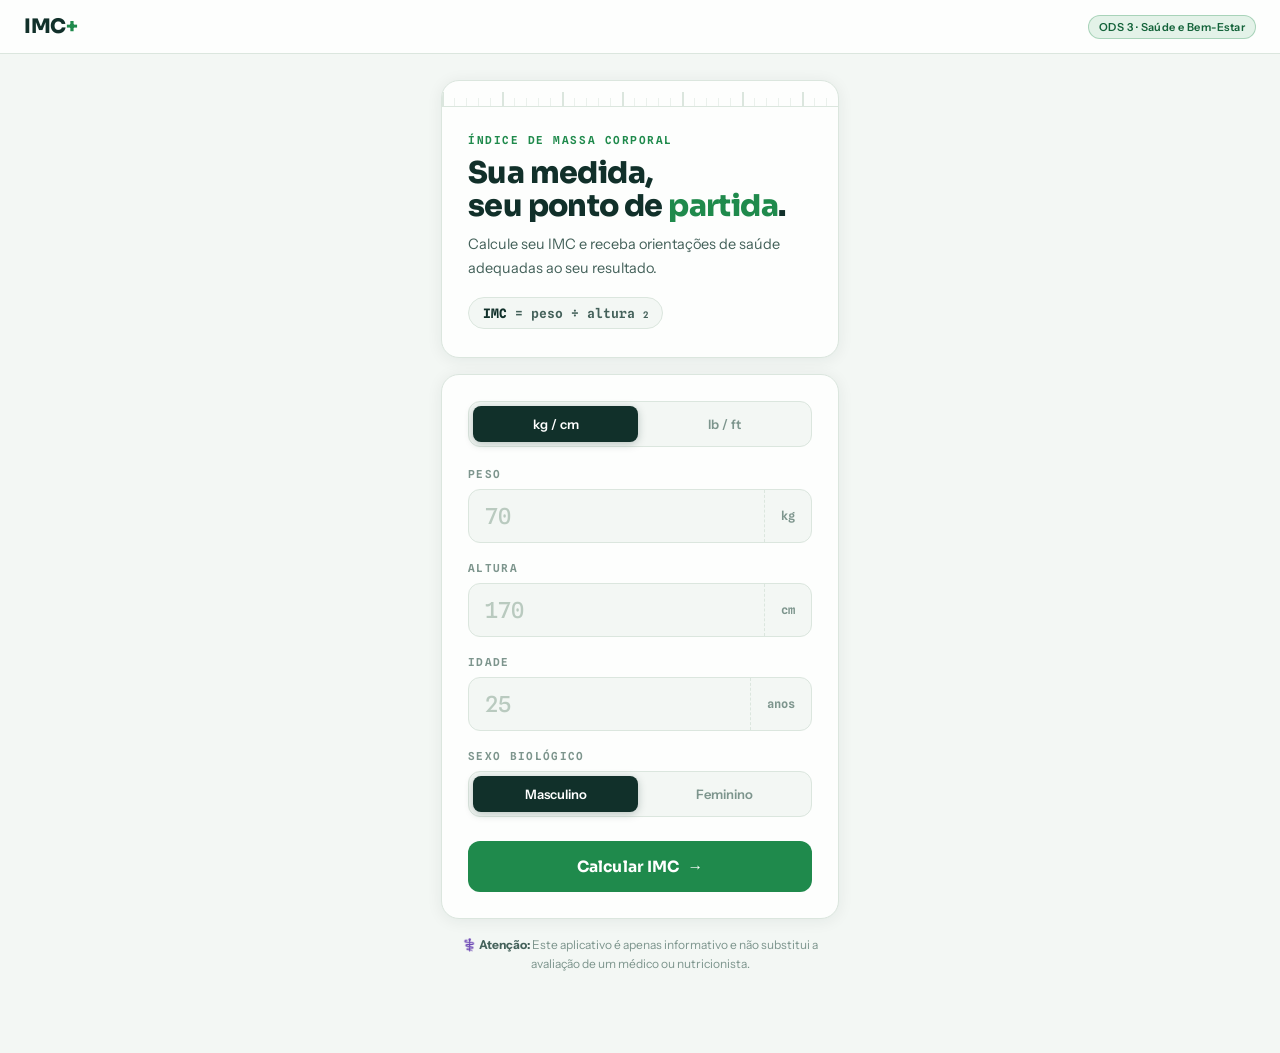
<file: index (1).html>
<!DOCTYPE html>
<html lang="pt-BR">
<head>
<meta charset="UTF-8">
<meta name="viewport" content="width=device-width, initial-scale=1.0">
<meta name="theme-color" content="#11302a">
<title>IMC+ · Calculadora de Saúde</title>
<link rel="preconnect" href="https://fonts.googleapis.com">
<link rel="preconnect" href="https://fonts.gstatic.com" crossorigin>
<link href="https://fonts.googleapis.com/css2?family=Sora:wght@600;700;800&family=Instrument+Sans:wght@400;500;600&family=Spline+Sans+Mono:wght@500;600;700&display=swap" rel="stylesheet">
<link rel="stylesheet" href="styles.css">
</head>
<body>

<header class="app-header">
  <div class="app-logo">IMC<span>+</span></div>
  <div class="ods-tag">ODS 3 · Saúde e Bem-Estar</div>
</header>

<main class="phone">

  <section id="screen-input" class="screen active" aria-label="Formulário de cálculo">

    <div class="card hero-card">
      <div class="hero-ruler" aria-hidden="true"></div>
      <div class="hero-body">
        <div class="hero-eyebrow">Índice de Massa Corporal</div>
        <h1>Sua medida,<br>seu ponto de <em>partida</em>.</h1>
        <p>Calcule seu IMC e receba orientações de saúde adequadas ao seu resultado.</p>
        <div class="hero-formula" aria-label="Fórmula: IMC igual a peso dividido por altura ao quadrado">
          <b>IMC</b> = peso ÷ altura<sup>2</sup>
        </div>
      </div>
    </div>

    <div class="card">
      <div class="unit-toggle" role="group" aria-label="Sistema de unidades">
        <button type="button" class="unit-btn active" data-unit="metric" aria-pressed="true">kg / cm</button>
        <button type="button" class="unit-btn" data-unit="imperial" aria-pressed="false">lb / ft</button>
      </div>

      <div class="field">
        <label class="field-label" for="input-peso">Peso</label>
        <div class="field-row" id="row-peso">
          <input type="text" id="input-peso" placeholder="70" inputmode="decimal" autocomplete="off"
                 aria-describedby="err-peso" />
          <span class="field-unit" id="unit-peso">kg</span>
        </div>
        <div class="field-error" id="err-peso" role="alert"></div>
      </div>

      <div class="field">
        <label class="field-label" for="input-altura">Altura</label>
        <div class="field-row" id="row-altura">
          <input type="text" id="input-altura" placeholder="170" inputmode="decimal" autocomplete="off"
                 aria-describedby="err-altura" />
          <span class="field-unit" id="unit-altura">cm</span>
        </div>
        <div class="field-error" id="err-altura" role="alert"></div>
      </div>

      <div class="field">
        <label class="field-label" for="input-idade">Idade</label>
        <div class="field-row" id="row-idade">
          <input type="text" id="input-idade" placeholder="25" inputmode="numeric" autocomplete="off"
                 aria-describedby="err-idade" />
          <span class="field-unit">anos</span>
        </div>
        <div class="field-error" id="err-idade" role="alert"></div>
      </div>

      <div class="field" style="margin-bottom:24px">
        <span class="field-label" id="label-sexo">Sexo biológico</span>
        <div class="unit-toggle" role="group" aria-labelledby="label-sexo" style="margin-bottom:0">
          <button type="button" class="unit-btn active" data-sexo="M" aria-pressed="true">Masculino</button>
          <button type="button" class="unit-btn" data-sexo="F" aria-pressed="false">Feminino</button>
        </div>
      </div>

      <button type="button" class="btn-primary" id="btn-calcular">
        <span>Calcular IMC</span>
        <span aria-hidden="true">→</span>
      </button>
    </div>

    <p class="disclaimer">
      <strong>⚕️ Atenção:</strong> Este aplicativo é apenas informativo e não substitui a avaliação de um médico ou nutricionista.
    </p>
  </section>

  <section id="screen-result" class="screen" aria-label="Resultado do cálculo">

    <button type="button" class="back-row" id="btn-voltar">
      <span aria-hidden="true">←</span> Calcular novamente
    </button>

    <div class="imc-display">
      <div class="imc-label">Sua leitura</div>
      <div class="imc-value" id="imc-valor">--</div>
      <div class="imc-category" id="imc-categoria">--</div>
      <div class="imc-range" id="imc-range">--</div>
    </div>

    <div class="scale-container">
      <div class="scale-title">Escala de IMC · kg/m²</div>
      <div class="scale-track">
        <div class="scale-bar">
          <div class="scale-pointer" id="scale-pointer"></div>
        </div>
        <div class="scale-ticks" aria-hidden="true">
          <span style="left:11%">18,5</span>
          <span style="left:36%">25</span>
          <span style="left:51%">30</span>
          <span style="left:63%">35</span>
          <span style="left:80%">40</span>
        </div>
      </div>
      <div class="scale-legend" aria-hidden="true">
        <span><i style="background:var(--cat-low)"></i>Abaixo</span>
        <span><i style="background:var(--cat-normal)"></i>Normal</span>
        <span><i style="background:var(--cat-over)"></i>Sobrepeso</span>
        <span><i style="background:var(--cat-obese1)"></i>Obesidade I–III</span>
      </div>
    </div>

    <div class="stats-row">
      <div class="stat-card">
        <div class="stat-value" id="stat-peso">--</div>
        <div class="stat-label">Peso</div>
      </div>
      <div class="stat-card">
        <div class="stat-value" id="stat-altura">--</div>
        <div class="stat-label">Altura</div>
      </div>
      <div class="stat-card">
        <div class="stat-value" id="stat-ideal-min">--</div>
        <div class="stat-label">Peso ideal mín.</div>
      </div>
      <div class="stat-card">
        <div class="stat-value" id="stat-ideal-max">--</div>
        <div class="stat-label">Peso ideal máx.</div>
      </div>
    </div>

    <div class="recs-card">
      <div class="recs-header">
        <div class="recs-icon" aria-hidden="true">💡</div>
        <div class="recs-title">Recomendações</div>
      </div>
      <div id="recs-list"></div>
    </div>

    <div class="ai-card">
      <div class="ai-header">
        <span style="font-size:18px" aria-hidden="true">🤖</span>
        <span class="ai-title">Assistente de Saúde</span>
        <span class="ai-badge">IA</span>
      </div>
      <p class="ai-hint">
        Faça uma pergunta sobre saúde, alimentação ou atividade física relacionada ao seu resultado.
      </p>

      <div class="ai-suggestions" id="ai-suggestions"></div>

      <textarea class="ai-question-area" id="ai-input" rows="2"
                placeholder="Ex: Quais alimentos devo priorizar?"
                aria-label="Sua pergunta para o assistente"></textarea>
      <button type="button" class="btn-ai" id="ai-btn">
        <span>Perguntar ao Assistente</span>
        <span aria-hidden="true">✦</span>
      </button>

      <div class="ai-spinner" id="ai-spinner">
        <div class="dots" aria-hidden="true"><span></span><span></span><span></span></div>
        Analisando seu perfil...
      </div>

      <div class="ai-response" id="ai-response" aria-live="polite"></div>
    </div>

    <p class="disclaimer">
      <strong>⚕️ Importante:</strong> As orientações acima são de caráter educativo e geral. Consulte sempre um profissional de saúde antes de iniciar qualquer dieta ou programa de exercícios.
    </p>
  </section>

</main>

<script src="script.js"></script>
</body>
</html>
</file>
<file: styles.css>
:root {
  --paper:      #f3f7f4;
  --card:       #fdfefd;
  --line:       #dbe6de;
  --ink:        #11302a;
  --ink-soft:   #44615a;
  --ink-muted:  #7d958d;
  --green:      #1f8a4c;
  --green-deep: #14633a;
  --green-soft: #e3f2e8;
  --danger:     #d6453a;

  --cat-low:    #3aa3c9;
  --cat-normal: #2fa45c;
  --cat-over:   #dfa018;
  --cat-obese1: #e3722a;
  --cat-obese2: #d6453a;
  --cat-obese3: #8e2620;

  --font-display: 'Sora', sans-serif;
  --font-body:    'Instrument Sans', sans-serif;
  --font-mono:    'Spline Sans Mono', monospace;

  --radius: 18px;
  --radius-sm: 12px;
  --shadow: 0 2px 16px rgba(17,48,42,0.07);
  --shadow-lg: 0 14px 40px rgba(17,48,42,0.16);

  --cat-color: var(--cat-normal);
  --cat-tint:  #2fa45c18;

  --ruler:
    repeating-linear-gradient(90deg, var(--line) 0 2px, transparent 2px 60px),
    repeating-linear-gradient(90deg, color-mix(in srgb, var(--line) 55%, transparent) 0 1px, transparent 1px 12px);
}

* { margin: 0; padding: 0; box-sizing: border-box; -webkit-tap-highlight-color: transparent; }

body {
  font-family: var(--font-body);
  background: var(--paper);
  color: var(--ink);
  min-height: 100vh;
  display: flex;
  flex-direction: column;
  align-items: center;
  padding: 0 0 64px;
}

:focus-visible {
  outline: 3px solid var(--green);
  outline-offset: 2px;
  border-radius: 6px;
}

@media (prefers-reduced-motion: reduce) {
  *, *::before, *::after {
    animation-duration: 0.01ms !important;
    transition-duration: 0.01ms !important;
  }
}

.app-header {
  width: 100%;
  background: var(--card);
  border-bottom: 1px solid var(--line);
  padding: 14px 24px;
  display: flex;
  align-items: center;
  gap: 10px;
  position: sticky;
  top: 0;
  z-index: 50;
}

.app-logo {
  font-family: var(--font-display);
  font-weight: 800;
  font-size: 20px;
  letter-spacing: -0.5px;
}

.app-logo span { color: var(--green); }

.ods-tag {
  margin-left: auto;
  font-size: 11px;
  font-weight: 600;
  color: var(--green-deep);
  background: var(--green-soft);
  border: 1px solid color-mix(in srgb, var(--green) 30%, transparent);
  padding: 4px 10px;
  border-radius: 100px;
  letter-spacing: 0.04em;
}

.phone {
  width: 100%;
  max-width: 430px;
  padding: 0 16px;
  margin-top: 26px;
}

.screen { display: none; }
.screen.active { display: block; animation: slideUp 0.35s cubic-bezier(0.3,1.1,0.6,1); }

@keyframes slideUp {
  from { opacity: 0; transform: translateY(16px); }
  to   { opacity: 1; transform: translateY(0); }
}

.card {
  background: var(--card);
  border: 1px solid var(--line);
  border-radius: var(--radius);
  padding: 26px;
  box-shadow: var(--shadow);
  margin-bottom: 16px;
}

.hero-card {
  padding: 0;
  overflow: hidden;
}

.hero-ruler {
  height: 26px;
  border-bottom: 1px solid var(--line);
  background-image: var(--ruler);
  background-position: bottom;
  background-repeat: repeat-x;
  background-size: auto 14px, auto 8px;
}

.hero-body { padding: 26px 26px 28px; }

.hero-eyebrow {
  font-family: var(--font-mono);
  font-size: 11px;
  font-weight: 600;
  letter-spacing: 0.14em;
  text-transform: uppercase;
  color: var(--green);
  margin-bottom: 10px;
}

.hero-card h1 {
  font-family: var(--font-display);
  font-size: 30px;
  font-weight: 800;
  line-height: 1.1;
  letter-spacing: -0.02em;
  margin-bottom: 10px;
}

.hero-card h1 em {
  font-style: normal;
  color: var(--green);
}

.hero-card p {
  font-size: 14.5px;
  color: var(--ink-soft);
  line-height: 1.65;
  max-width: 320px;
}

.hero-formula {
  display: inline-flex;
  align-items: baseline;
  gap: 8px;
  margin-top: 16px;
  font-family: var(--font-mono);
  font-size: 13px;
  font-weight: 600;
  color: var(--ink-soft);
  background: var(--paper);
  border: 1px solid var(--line);
  border-radius: 100px;
  padding: 7px 14px;
}

.hero-formula b { color: var(--ink); font-weight: 700; }
.hero-formula sup { font-size: 9px; }

.field { margin-bottom: 18px; }

.field-label {
  display: block;
  font-family: var(--font-mono);
  font-size: 11px;
  font-weight: 600;
  color: var(--ink-muted);
  margin-bottom: 8px;
  letter-spacing: 0.12em;
  text-transform: uppercase;
}

.field-row {
  display: flex;
  align-items: center;
  background: var(--paper);
  border: 1.5px solid var(--line);
  border-radius: var(--radius-sm);
  overflow: hidden;
  transition: border-color 0.2s, background 0.2s;
}

.field-row:focus-within { border-color: var(--green); background: var(--card); }
.field-row.error { border-color: var(--danger); }

.field-row input {
  flex: 1;
  min-width: 0;
  padding: 13px 16px;
  font-size: 22px;
  font-family: var(--font-mono);
  font-weight: 600;
  color: var(--ink);
  background: transparent;
  border: none;
  outline: none;
}

.field-row input::placeholder { color: #b9cabf; font-weight: 500; }

.field-unit {
  padding: 0 16px;
  font-family: var(--font-mono);
  font-size: 12px;
  font-weight: 600;
  color: var(--ink-muted);
  white-space: nowrap;
  border-left: 1px dashed var(--line);
  align-self: stretch;
  display: flex;
  align-items: center;
}

.field-error {
  font-size: 12.5px;
  color: var(--danger);
  margin-top: 6px;
  display: none;
  font-weight: 500;
}

.field-error.visible { display: block; }

.unit-toggle {
  display: flex;
  background: var(--paper);
  border: 1px solid var(--line);
  border-radius: var(--radius-sm);
  padding: 4px;
  margin-bottom: 20px;
  gap: 4px;
}

.unit-btn {
  flex: 1;
  padding: 10px;
  border: none;
  border-radius: 8px;
  font-size: 13px;
  font-weight: 600;
  font-family: var(--font-body);
  cursor: pointer;
  color: var(--ink-muted);
  background: transparent;
  transition: background 0.2s, color 0.2s, box-shadow 0.2s;
}

.unit-btn.active {
  background: var(--ink);
  color: #fff;
  box-shadow: 0 2px 8px rgba(17,48,42,0.25);
}

.btn-primary {
  width: 100%;
  padding: 16px;
  background: var(--green);
  color: white;
  border: none;
  border-radius: var(--radius-sm);
  font-family: var(--font-display);
  font-size: 15.5px;
  font-weight: 700;
  cursor: pointer;
  letter-spacing: 0.01em;
  transition: background 0.2s, transform 0.2s, box-shadow 0.2s;
  display: flex;
  align-items: center;
  justify-content: center;
  gap: 8px;
}

.btn-primary:hover {
  background: var(--green-deep);
  transform: translateY(-1px);
  box-shadow: 0 8px 22px rgba(31,138,76,0.32);
}
.btn-primary:active { transform: translateY(0); }

.imc-display {
  text-align: center;
  padding: 30px 26px 26px;
  background:
    linear-gradient(var(--cat-tint), transparent 65%),
    var(--card);
  border: 1px solid var(--line);
  border-top: 4px solid var(--cat-color);
  border-radius: var(--radius);
  box-shadow: var(--shadow);
  margin-bottom: 16px;
  transition: border-color 0.4s;
}

.imc-label {
  font-family: var(--font-mono);
  font-size: 11px;
  font-weight: 600;
  text-transform: uppercase;
  letter-spacing: 0.16em;
  color: var(--ink-muted);
  margin-bottom: 4px;
}

.imc-value {
  font-family: var(--font-mono);
  font-size: 76px;
  font-weight: 700;
  line-height: 1.05;
  letter-spacing: -0.03em;
  color: var(--cat-color);
  margin-bottom: 4px;
  font-variant-numeric: tabular-nums;
  transition: color 0.4s;
}

.imc-category {
  font-family: var(--font-display);
  font-size: 19px;
  font-weight: 700;
  margin-bottom: 4px;
}

.imc-range {
  font-family: var(--font-mono);
  font-size: 12.5px;
  color: var(--ink-muted);
}

.scale-container {
  background: var(--card);
  border: 1px solid var(--line);
  border-radius: var(--radius);
  padding: 22px 26px 26px;
  box-shadow: var(--shadow);
  margin-bottom: 16px;
}

.scale-title {
  font-family: var(--font-mono);
  font-size: 11px;
  font-weight: 600;
  text-transform: uppercase;
  letter-spacing: 0.12em;
  color: var(--ink-muted);
  margin-bottom: 18px;
}

.scale-track { position: relative; }

.scale-bar {
  height: 12px;
  border-radius: 100px;
  background: linear-gradient(to right,
    var(--cat-low)    0%,  var(--cat-low)    11%,
    var(--cat-normal) 11%, var(--cat-normal) 36%,
    var(--cat-over)   36%, var(--cat-over)   51%,
    var(--cat-obese1) 51%, var(--cat-obese1) 63%,
    var(--cat-obese2) 63%, var(--cat-obese2) 80%,
    var(--cat-obese3) 80%, var(--cat-obese3) 100%
  );
  position: relative;
}

.scale-pointer {
  position: absolute;
  top: -4px;
  left: 20%;
  width: 20px; height: 20px;
  background: var(--ink);
  border: 3.5px solid var(--card);
  border-radius: 50%;
  box-shadow: 0 2px 10px rgba(17,48,42,0.35);
  transform: translateX(-50%);
  transition: left 0.7s cubic-bezier(0.3,1.1,0.5,1);
}

.scale-ticks {
  position: relative;
  height: 26px;
  margin-top: 2px;
}

.scale-ticks span {
  position: absolute;
  top: 0;
  transform: translateX(-50%);
  font-family: var(--font-mono);
  font-size: 10.5px;
  font-weight: 600;
  color: var(--ink-muted);
  padding-top: 8px;
}

.scale-ticks span::before {
  content: '';
  position: absolute;
  top: 0;
  left: 50%;
  width: 1.5px;
  height: 6px;
  background: var(--ink-muted);
  transform: translateX(-50%);
}

.scale-legend {
  display: flex;
  flex-wrap: wrap;
  gap: 6px 14px;
  margin-top: 10px;
}

.scale-legend span {
  display: inline-flex;
  align-items: center;
  gap: 6px;
  font-size: 11.5px;
  font-weight: 500;
  color: var(--ink-soft);
}

.scale-legend i {
  width: 8px; height: 8px;
  border-radius: 50%;
  flex-shrink: 0;
}

.stats-row {
  display: grid;
  grid-template-columns: 1fr 1fr;
  gap: 12px;
  margin-bottom: 16px;
}

.stat-card {
  background: var(--card);
  border: 1px solid var(--line);
  border-radius: var(--radius-sm);
  padding: 16px;
  box-shadow: var(--shadow);
  text-align: center;
}

.stat-value {
  font-family: var(--font-mono);
  font-size: 21px;
  font-weight: 700;
  font-variant-numeric: tabular-nums;
}

.stat-label {
  font-family: var(--font-mono);
  font-size: 10px;
  color: var(--ink-muted);
  font-weight: 600;
  margin-top: 4px;
  text-transform: uppercase;
  letter-spacing: 0.08em;
}

.recs-card {
  background: var(--card);
  border: 1px solid var(--line);
  border-radius: var(--radius);
  padding: 22px 26px;
  box-shadow: var(--shadow);
  margin-bottom: 16px;
}

.recs-header {
  display: flex;
  align-items: center;
  gap: 10px;
  margin-bottom: 14px;
}

.recs-icon {
  width: 36px; height: 36px;
  background: var(--green-soft);
  border-radius: 10px;
  display: flex;
  align-items: center;
  justify-content: center;
  font-size: 17px;
}

.recs-title {
  font-family: var(--font-display);
  font-size: 17px;
  font-weight: 700;
}

.rec-item {
  display: flex;
  gap: 12px;
  align-items: flex-start;
  padding: 12px 0;
  border-bottom: 1px dashed var(--line);
}

.rec-item:last-child { border-bottom: none; padding-bottom: 0; }

.rec-dot {
  width: 8px; height: 8px;
  border-radius: 50%;
  background: var(--cat-color);
  flex-shrink: 0;
  margin-top: 7px;
  transition: background 0.4s;
}

.rec-text {
  font-size: 14px;
  line-height: 1.65;
  color: var(--ink-soft);
}

.ai-card {
  background: linear-gradient(150deg, #0e2b23 0%, #164534 100%);
  border-radius: var(--radius);
  padding: 24px 26px;
  box-shadow: var(--shadow-lg);
  margin-bottom: 16px;
  color: #eef6f1;
  position: relative;
  overflow: hidden;
}

.ai-card::before {
  content: '';
  position: absolute;
  top: 0; left: 0; right: 0;
  height: 12px;
  background-image:
    repeating-linear-gradient(90deg, rgba(255,255,255,0.22) 0 2px, transparent 2px 60px),
    repeating-linear-gradient(90deg, rgba(255,255,255,0.1) 0 1px, transparent 1px 12px);
  background-position: top;
  background-repeat: repeat-x;
  background-size: auto 12px, auto 7px;
  pointer-events: none;
}

.ai-header {
  display: flex;
  align-items: center;
  gap: 10px;
  margin: 8px 0 12px;
}

.ai-title {
  font-family: var(--font-display);
  font-weight: 700;
  font-size: 16px;
}

.ai-badge {
  font-family: var(--font-mono);
  font-size: 10px;
  font-weight: 600;
  background: rgba(95,210,150,0.16);
  border: 1px solid rgba(95,210,150,0.4);
  padding: 3px 10px;
  border-radius: 100px;
  letter-spacing: 0.1em;
  color: #7fe0ab;
}

.ai-hint {
  font-size: 13.5px;
  color: rgba(238,246,241,0.65);
  margin-bottom: 14px;
  line-height: 1.6;
}

.ai-question-area {
  background: rgba(255,255,255,0.07);
  border: 1px solid rgba(255,255,255,0.14);
  border-radius: var(--radius-sm);
  padding: 12px 14px;
  font-size: 14px;
  font-family: var(--font-body);
  color: #eef6f1;
  width: 100%;
  outline: none;
  resize: none;
  min-height: 60px;
  transition: border-color 0.2s;
}

.ai-question-area::placeholder { color: rgba(238,246,241,0.35); }
.ai-question-area:focus { border-color: rgba(127,224,171,0.6); }

.ai-suggestions {
  display: flex;
  flex-wrap: wrap;
  gap: 7px;
  margin: 12px 0;
}

.ai-sug {
  font-size: 12px;
  padding: 6px 12px;
  background: rgba(255,255,255,0.08);
  border: 1px solid rgba(255,255,255,0.16);
  border-radius: 100px;
  color: rgba(238,246,241,0.82);
  cursor: pointer;
  transition: background 0.2s, color 0.2s, border-color 0.2s;
  font-family: var(--font-body);
  font-weight: 500;
}

.ai-sug:hover {
  background: rgba(95,210,150,0.18);
  border-color: rgba(95,210,150,0.45);
  color: #fff;
}

.btn-ai {
  width: 100%;
  padding: 14px;
  background: var(--green);
  color: white;
  border: none;
  border-radius: var(--radius-sm);
  font-family: var(--font-display);
  font-size: 14px;
  font-weight: 700;
  cursor: pointer;
  transition: background 0.2s, opacity 0.2s;
  margin-top: 4px;
  display: flex;
  align-items: center;
  justify-content: center;
  gap: 8px;
}

.btn-ai:hover:not(:disabled) { background: #25a35c; }
.btn-ai:disabled { opacity: 0.5; cursor: not-allowed; }

.ai-response {
  background: rgba(255,255,255,0.06);
  border-radius: var(--radius-sm);
  padding: 16px;
  font-size: 14px;
  line-height: 1.7;
  color: rgba(238,246,241,0.9);
  margin-top: 14px;
  display: none;
  border-left: 3px solid #7fe0ab;
}

.ai-response.visible { display: block; animation: slideUp 0.3s ease; }
.ai-response .ai-error { color: #ffb3ab; }

.ai-spinner {
  display: none;
  align-items: center;
  gap: 8px;
  color: rgba(238,246,241,0.6);
  font-size: 13px;
  margin-top: 12px;
  justify-content: center;
}

.ai-spinner.visible { display: flex; }

.dots { display: flex; gap: 4px; }
.dots span {
  width: 6px; height: 6px;
  background: #7fe0ab;
  border-radius: 50%;
  animation: blink 1.2s infinite;
}
.dots span:nth-child(2) { animation-delay: 0.2s; }
.dots span:nth-child(3) { animation-delay: 0.4s; }

@keyframes blink {
  0%, 80%, 100% { opacity: 0.3; transform: scale(0.7); }
  40% { opacity: 1; transform: scale(1); }
}

.disclaimer {
  font-size: 12px;
  color: var(--ink-muted);
  text-align: center;
  line-height: 1.6;
  padding: 0 4px;
  margin-bottom: 16px;
}

.disclaimer strong { color: var(--ink-soft); }

.back-row {
  display: inline-flex;
  align-items: center;
  gap: 8px;
  cursor: pointer;
  color: var(--green-deep);
  background: none;
  border: none;
  font-family: var(--font-body);
  font-size: 14px;
  font-weight: 600;
  margin-bottom: 18px;
  padding: 4px 0;
}

.back-row:hover { opacity: 0.7; }
</file>
